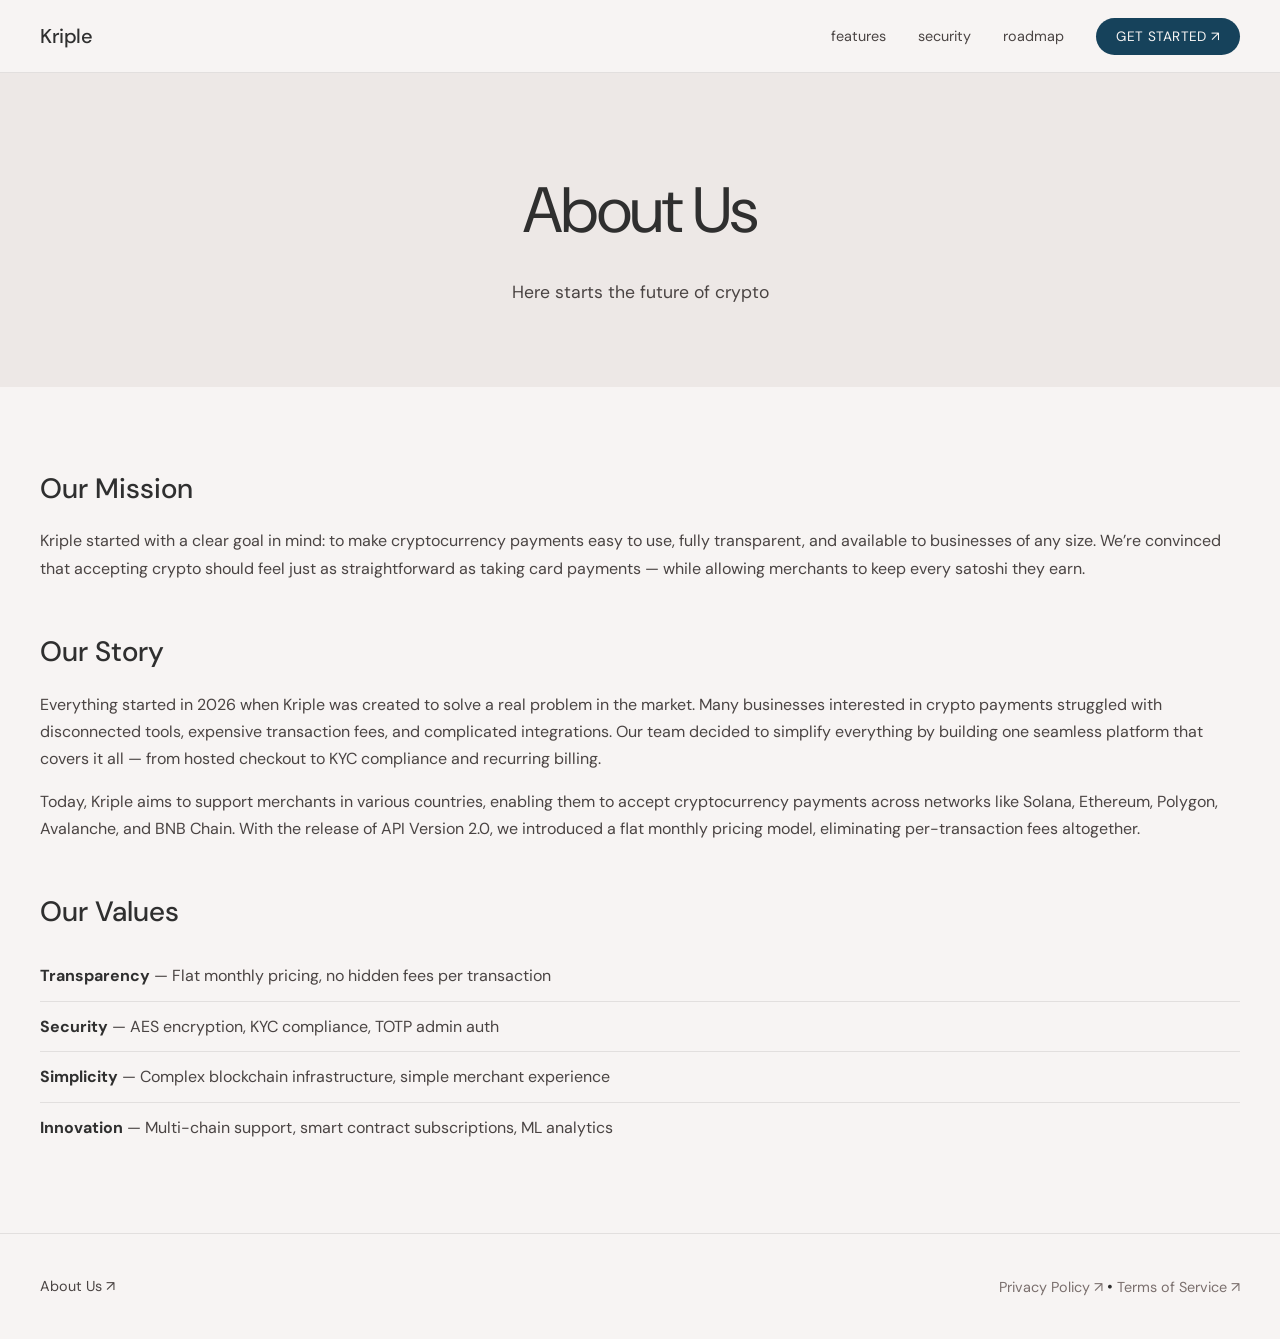
<file: pages/about.html>
<!DOCTYPE html>
<html lang="en">
<head>
    <meta charset="UTF-8">
    <meta name="viewport" content="width=device-width, initial-scale=1.0">
    <title>About Us - Kriple</title>
    <meta name="description" content="Learn about Kriple's mission to make cryptocurrency payment processing accessible for merchants worldwide.">
    <link rel="stylesheet" href="../styles.css">
    <link rel="preconnect" href="https://fonts.googleapis.com">
    <link rel="preconnect" href="https://fonts.gstatic.com" crossorigin>
    <link href="https://fonts.googleapis.com/css2?family=DM+Sans:ital,wght@0,300;0,400;0,500;0,700&display=swap" rel="stylesheet">
</head>
<body>
    <!-- Navigation -->
    <nav class="navbar">
        <a href="../index.html" class="nav-brand">Kriple</a>
        <ul class="nav-links">
            <li><a href="../index.html#features">features</a></li>
            <li><a href="../index.html#security">security</a></li>
            <li><a href="../index.html#roadmap">Roadmap</a></li>
            <li><a href="https://app.kriple.com" class="btn-buy">GET STARTED ↗</a></li>
        </ul>
        <button class="mobile-menu" id="mobileMenu" aria-label="Toggle menu">
            <span></span>
            <span></span>
            <span></span>
        </button>
    </nav>

    <!-- Page Header -->
    <header class="page-header">
        <div class="container">
            <h1 class="page-title">About Us</h1>
            <p class="page-subtitle">Here starts the future of crypto</p>
        </div>
    </header>

    <!-- Content Section -->
    <section class="page-content">
        <div class="container">
            <div class="content-block">
                <h2>Our Mission</h2>
                <p>
                    Kriple started with a clear goal in mind: to make cryptocurrency payments easy to use, fully transparent, 
                    and available to businesses of any size. We’re convinced that accepting crypto should feel just as straightforward 
                    as taking card payments — while allowing merchants to keep every satoshi they earn.
                </p>
            </div>

            <div class="content-block">
                <h2>Our Story</h2>
                <p>
                    Everything started in 2026 when Kriple was created to solve a real problem in the market. Many businesses 
                    interested in crypto payments struggled with disconnected tools, expensive transaction fees, 
                    and complicated integrations. Our team decided to simplify everything by building one 
                    seamless platform that covers it all — from hosted checkout to KYC compliance and recurring billing.
                </p>
                <p>
                    Today, Kriple aims to support merchants in various countries, enabling them to accept cryptocurrency 
                    payments across networks like Solana, Ethereum, Polygon, Avalanche, and BNB Chain. With the 
                    release of API Version 2.0, we introduced a flat monthly pricing model, eliminating per-transaction fees altogether.
                </p>
            </div>

            <div class="content-block">
                <h2>Our Values</h2>
                <ul class="values-list">
                    <li><strong>Transparency</strong> — Flat monthly pricing, no hidden fees per transaction</li>
                    <li><strong>Security</strong> — AES encryption, KYC compliance, TOTP admin auth</li>
                    <li><strong>Simplicity</strong> — Complex blockchain infrastructure, simple merchant experience</li>
                    <li><strong>Innovation</strong> — Multi-chain support, smart contract subscriptions, ML analytics</li>
                </ul>
            </div>
        </div>
    </section>

    <!-- Footer -->
    <footer class="footer">
        <div class="container">
            <div class="footer-content">
                <div class="footer-credits">
                    <a href="about.html">About Us ↗</a>
                </div>
                <div class="footer-legal">
                    <a href="privacy.html">Privacy Policy ↗</a>
                    <span>•</span>
                    <a href="terms.html">Terms of Service ↗</a>
                </div>
            </div>
        </div>
    </footer>

    <script src="../script.js"></script>
</body>
</html>
</file>
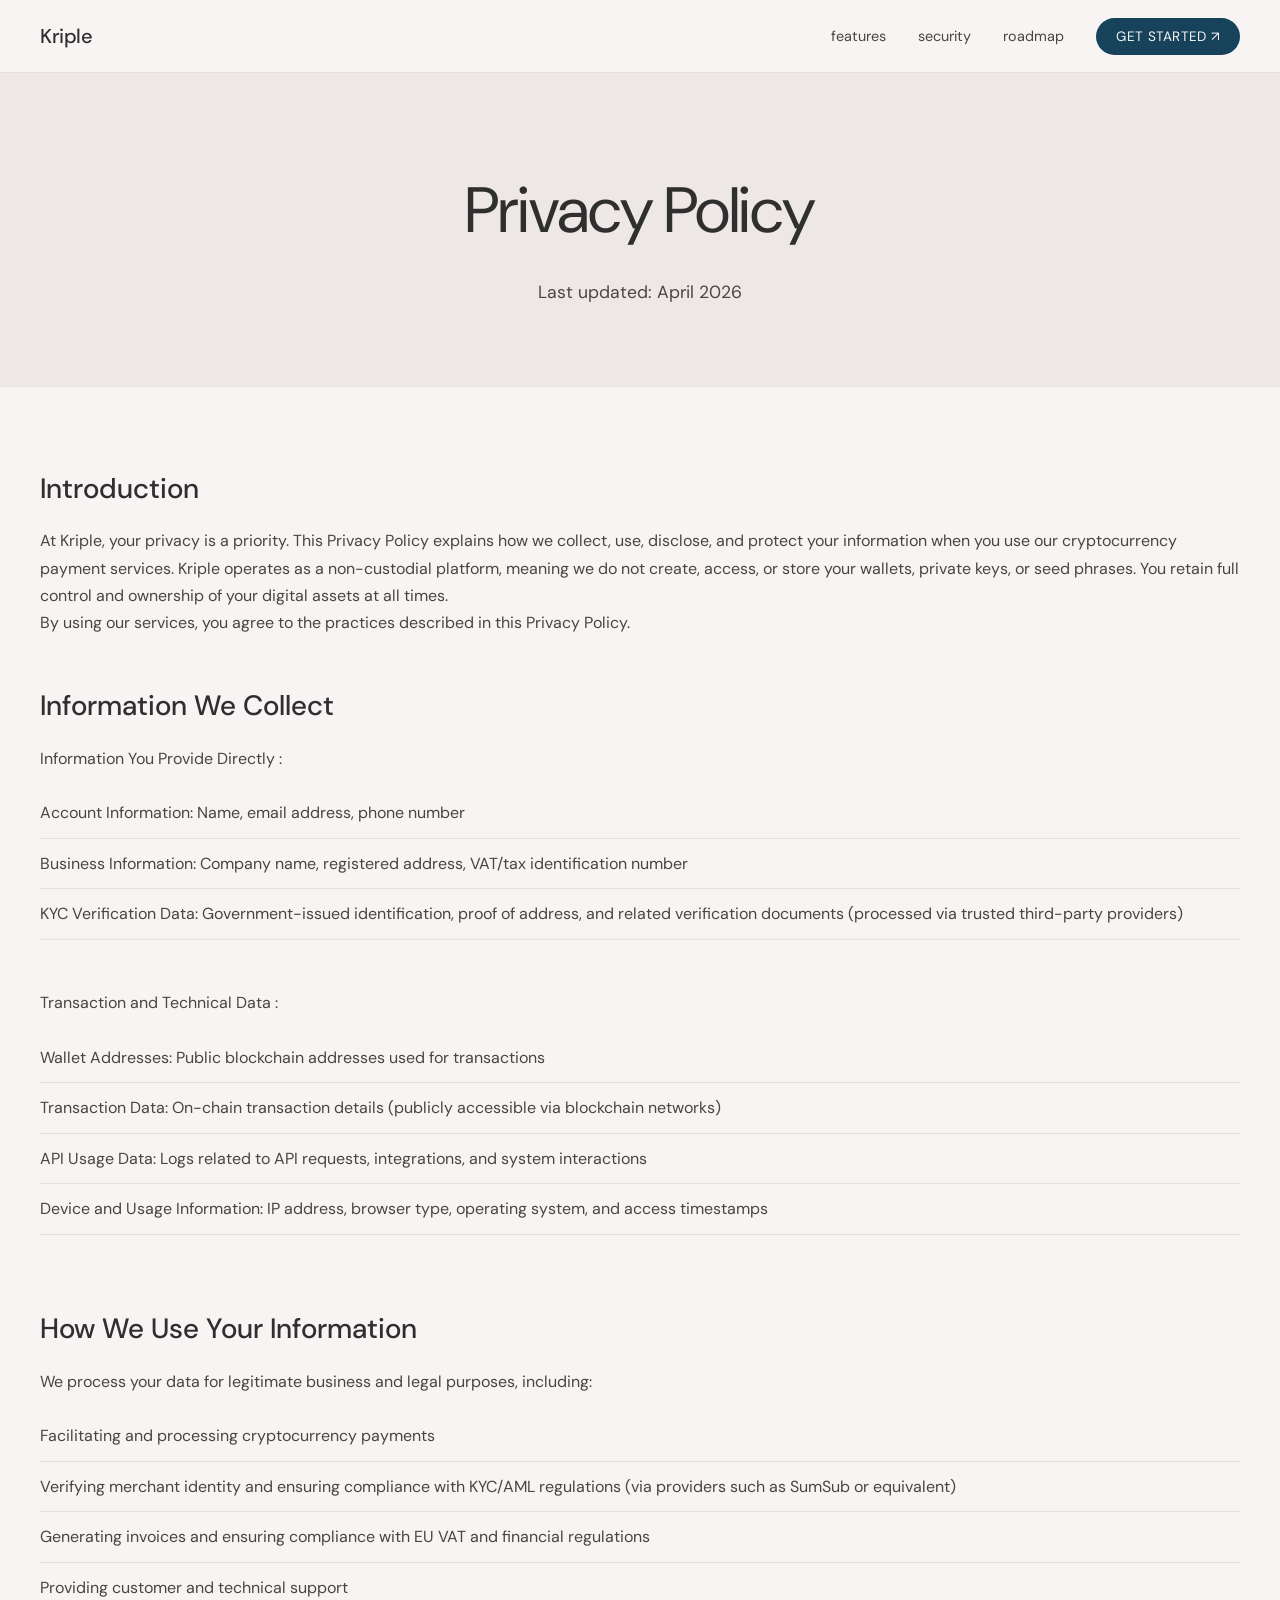
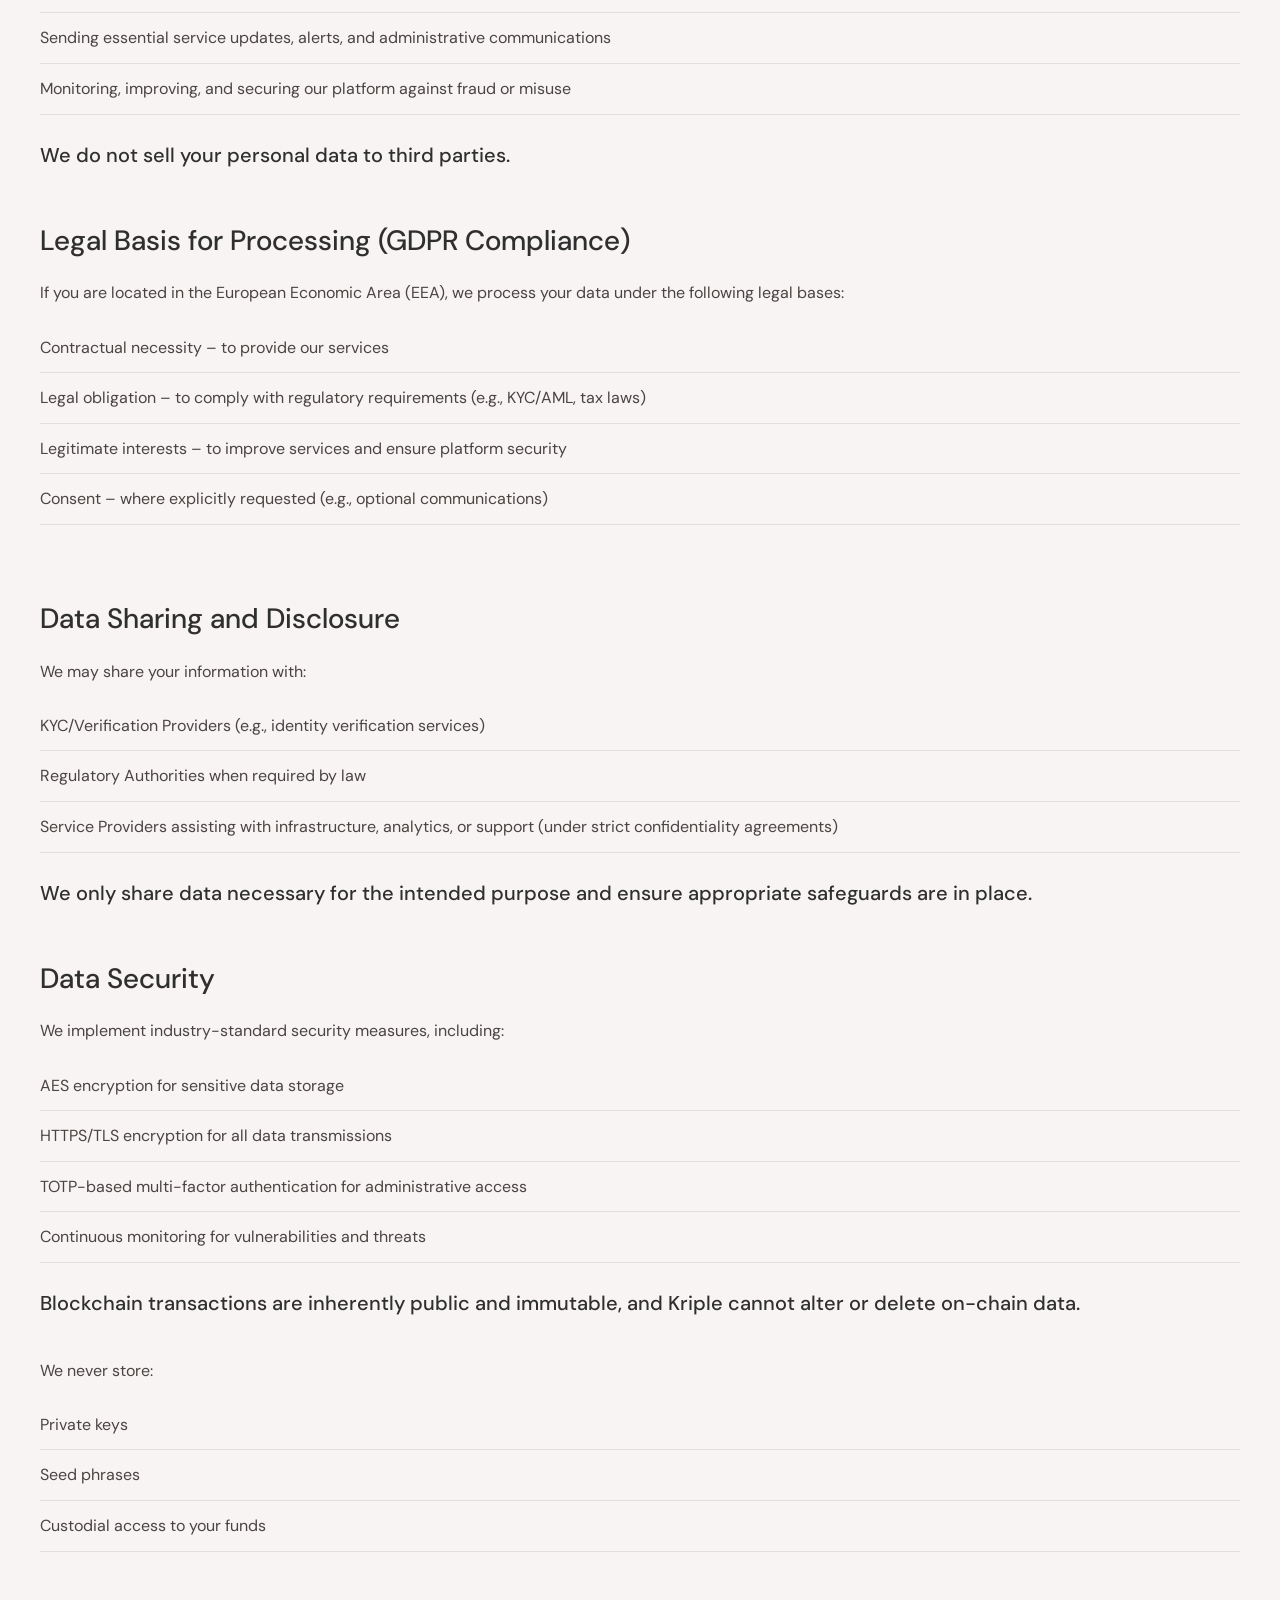
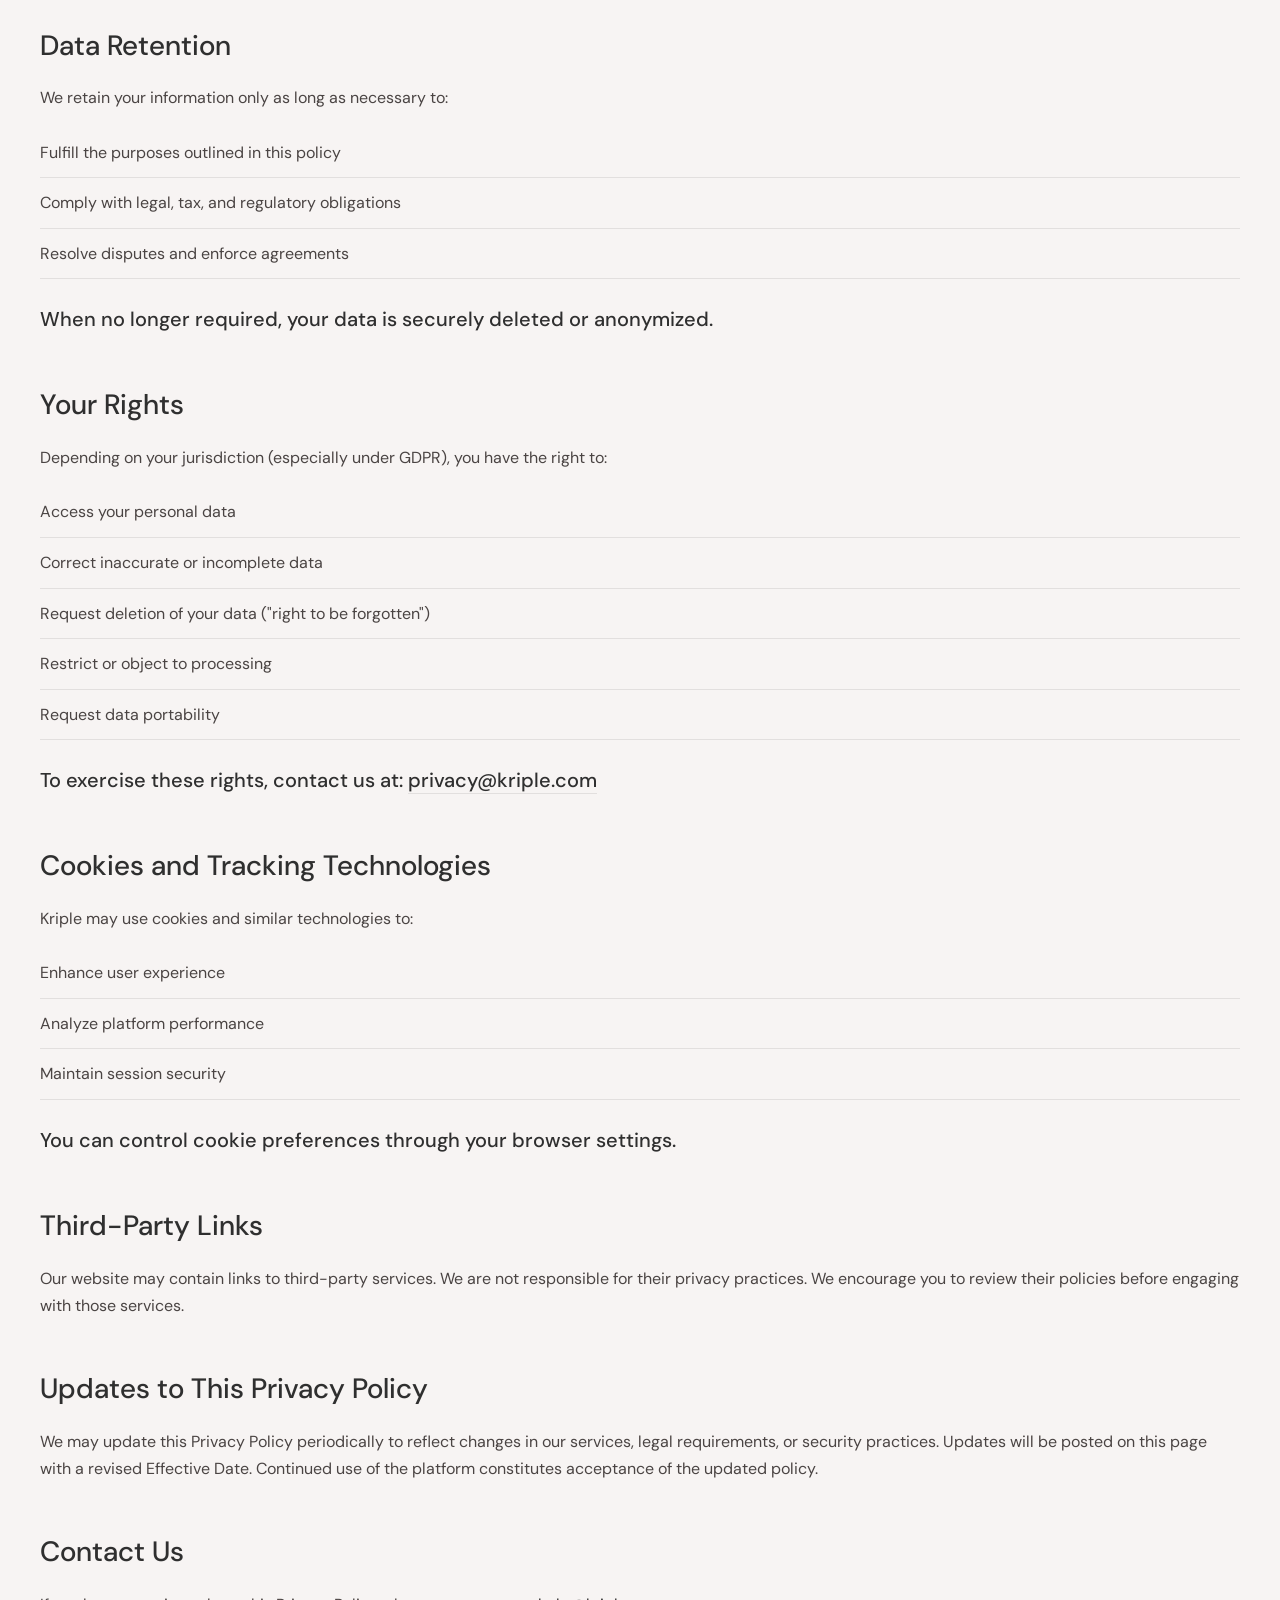
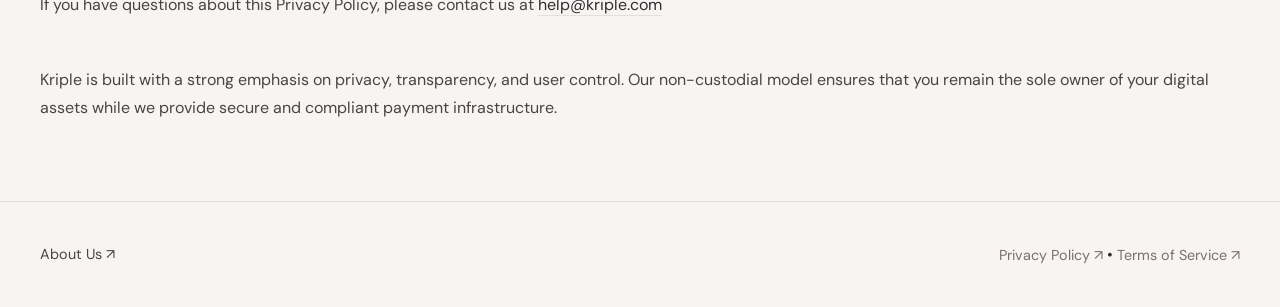
<file: pages/privacy.html>
<!DOCTYPE html>
<html lang="en">
<head>
    <meta charset="UTF-8">
    <meta name="viewport" content="width=device-width, initial-scale=1.0">
    <title>Privacy Policy - Kriple</title>
    <meta name="description" content="Kriple's privacy policy and data protection practices.">
    <link rel="stylesheet" href="../styles.css">
    <link rel="preconnect" href="https://fonts.googleapis.com">
    <link rel="preconnect" href="https://fonts.gstatic.com" crossorigin>
    <link href="https://fonts.googleapis.com/css2?family=DM+Sans:ital,wght@0,300;0,400;0,500;0,700&display=swap" rel="stylesheet">
</head>
<body>
    <!-- Navigation -->
    <nav class="navbar">
        <a href="../index.html" class="nav-brand">Kriple</a>
        <ul class="nav-links">
            <li><a href="../index.html#features">features</a></li>
            <li><a href="../index.html#security">security</a></li>
            <li><a href="../index.html#roadmap">Roadmap</a></li>
            <li><a href="https://app.kriple.com" class="btn-buy">GET STARTED ↗</a></li>
        </ul>
        <button class="mobile-menu" id="mobileMenu" aria-label="Toggle menu">
            <span></span>
            <span></span>
            <span></span>
        </button>
    </nav>

    <!-- Page Header -->
    <header class="page-header">
        <div class="container">
            <h1 class="page-title">Privacy Policy</h1>
            <p class="page-subtitle">Last updated: April 2026</p>
        </div>
    </header>

    <!-- Content Section -->
    <section class="page-content">
        <div class="container">
            <div class="content-block">
                <h2>Introduction</h2>
                <p>
                    At Kriple, your privacy is a priority. This Privacy Policy explains how we collect, use, disclose, 
                    and protect your information when you use our cryptocurrency payment services.
                    Kriple operates as a non-custodial platform, meaning we do not create, 
                    access, or store your wallets, private keys, or seed phrases. 
                    You retain full control and ownership of your digital assets at all times.
                    <br>
                    By using our services, you agree to the practices described in this Privacy Policy.
                </p>
            </div>

            <div class="content-block">
                <h2>Information We Collect</h2>
                <p>Information You Provide Directly :</p>
                <ul class="values-list">
                    <li>Account Information: Name, email address, phone number</li>
                    <li>Business Information: Company name, registered address, VAT/tax identification number</li>
                    <li>KYC Verification Data: Government-issued identification, proof of address, and related verification documents (processed via trusted third-party providers)</li>
                    <li></li>
                </ul>
                <br>
                <p>Transaction and Technical Data :</p>
                <ul class="values-list">
                    <li>Wallet Addresses: Public blockchain addresses used for transactions</li>
                    <li>Transaction Data: On-chain transaction details (publicly accessible via blockchain networks)</li>
                    <li>API Usage Data: Logs related to API requests, integrations, and system interactions</li>
                    <li>Device and Usage Information: IP address, browser type, operating system, and access timestamps</li>
                    <li></li>
                </ul>
            </div>

            <div class="content-block">
                <h2>How We Use Your Information</h2>
                <p>We process your data for legitimate business and legal purposes, including:</p>
                <ul class="values-list">
                    <li>Facilitating and processing cryptocurrency payments</li>
                    <li>Verifying merchant identity and ensuring compliance with KYC/AML regulations (via providers such as SumSub or equivalent)</li>
                    <li>Generating invoices and ensuring compliance with EU VAT and financial regulations</li>
                    <li>Providing customer and technical support</li>
                    <li>Sending essential service updates, alerts, and administrative communications</li>
                    <li>Monitoring, improving, and securing our platform against fraud or misuse</li>
                    <li></li>
                </ul>
                <h3>We do not sell your personal data to third parties.</h3>
            </div>

            <div class="content-block">
                <h2>Legal Basis for Processing (GDPR Compliance)</h2>
                <p>
                    If you are located in the European Economic Area (EEA), 
                    we process your data under the following legal bases:
                </p>
                <ul class="values-list">
                    <li>Contractual necessity – to provide our services</li>
                    <li>Legal obligation – to comply with regulatory requirements (e.g., KYC/AML, tax laws)</li>
                    <li>Legitimate interests – to improve services and ensure platform security</li>
                    <li>Consent – where explicitly requested (e.g., optional communications)</li>
                    <li></li>
                </ul>
            </div>
            
            <div class="content-block">
                <h2>Data Sharing and Disclosure</h2>
                <p>
                    We may share your information with:
                </p>
                <ul class="values-list">
                    <li>KYC/Verification Providers (e.g., identity verification services)</li>
                    <li>Regulatory Authorities when required by law</li>
                    <li>Service Providers assisting with infrastructure, analytics, or support (under strict confidentiality agreements)</li>
                    <li></li>
                </ul>
                <h3>We only share data necessary for the intended purpose and ensure appropriate safeguards are in place.</h3>
            </div>

            <div class="content-block">
                <h2>Data Security</h2>
                <p>
                    We implement industry-standard security measures, including:
                </p>
                <ul class="values-list">
                    <li>AES encryption for sensitive data storage</li>
                    <li>HTTPS/TLS encryption for all data transmissions</li>
                    <li>TOTP-based multi-factor authentication for administrative access</li>
                    <li>Continuous monitoring for vulnerabilities and threats</li>
                    <li></li>
                </ul>
                <h3>Blockchain transactions are inherently public and immutable, and Kriple cannot alter or delete on-chain data.</h3>
                <br>
                <p>We never store: </p>
                <ul class="values-list">
                    <li>Private keys</li>
                    <li>Seed phrases</li>
                    <li>Custodial access to your funds</li>
                    <li></li>
                </ul>
            </div>

            <div class="content-block">
                <h2>Data Retention</h2>
                <p>
                    We retain your information only as long as necessary to:
                </p>
                <ul class="values-list">
                    <li>Fulfill the purposes outlined in this policy</li>
                    <li>Comply with legal, tax, and regulatory obligations</li>
                    <li>Resolve disputes and enforce agreements</li>
                    <li></li>
                </ul>
                <h3>When no longer required, your data is securely deleted or anonymized.</h3>
            </div>

            <div class="content-block">
                <h2>Your Rights</h2>
                <p>
                    Depending on your jurisdiction (especially under GDPR), you have the right to:
                </p>
                <ul class="values-list">
                    <li>Access your personal data</li>
                    <li>Correct inaccurate or incomplete data</li>
                    <li>Request deletion of your data ("right to be forgotten")</li>
                    <li>Restrict or object to processing</li>
                    <li>Request data portability</li>
                    <li></li>
                </ul>
                <h3>To exercise these rights, contact us at: <a href="mailto:privacy@kriple.com">privacy@kriple.com</a></h3>
            </div>

            <div class="content-block">
                <h2>Cookies and Tracking Technologies</h2>
                <p>Kriple may use cookies and similar technologies to:</p>
                <ul class="values-list">
                    <li>Enhance user experience</li>
                    <li>Analyze platform performance</li>
                    <li>Maintain session security</li>
                    <li></li>
                </ul>
                <h3>You can control cookie preferences through your browser settings.</h3>
            </div>

            <div class="content-block">
                <h2>Third-Party Links</h2>
                <p>
                    Our website may contain links to third-party services. We are not responsible for their privacy practices. 
                    We encourage you to review their policies before engaging with those services.
                </p>
            </div>

            <div class="content-block">
                <h2>Updates to This Privacy Policy</h2>
                <p>
                    We may update this Privacy Policy periodically to reflect changes in our services, legal requirements, or security practices.
                    Updates will be posted on this page with a revised Effective Date. Continued use of the platform constitutes acceptance of the updated policy.
                </p>
            </div>

            <div class="content-block">
                <h2>Contact Us</h2>
                <p>
                    If you have questions about this Privacy Policy, please contact us at 
                    <a href="mailto:help@kriple.com">help@kriple.com</a>
                </p>
            </div>

            <div class="content-block">
                <p>
                    Kriple is built with a strong emphasis on privacy, transparency, and user control. 
                    Our non-custodial model ensures that you remain the sole owner of your digital assets while we provide secure and compliant payment infrastructure.
                </p>
            </div>
        </div>
    </section>

    <!-- Footer -->
    <footer class="footer">
        <div class="container">
            <div class="footer-content">
                <div class="footer-credits">
                    <a href="about.html">About Us ↗</a>
                </div>
                <div class="footer-legal">
                    <a href="privacy.html">Privacy Policy ↗</a>
                    <span>•</span>
                    <a href="terms.html">Terms of Service ↗</a>
                </div>
            </div>
        </div>
    </footer>

    <script src="../script.js"></script>
</body>
</html>
</file>
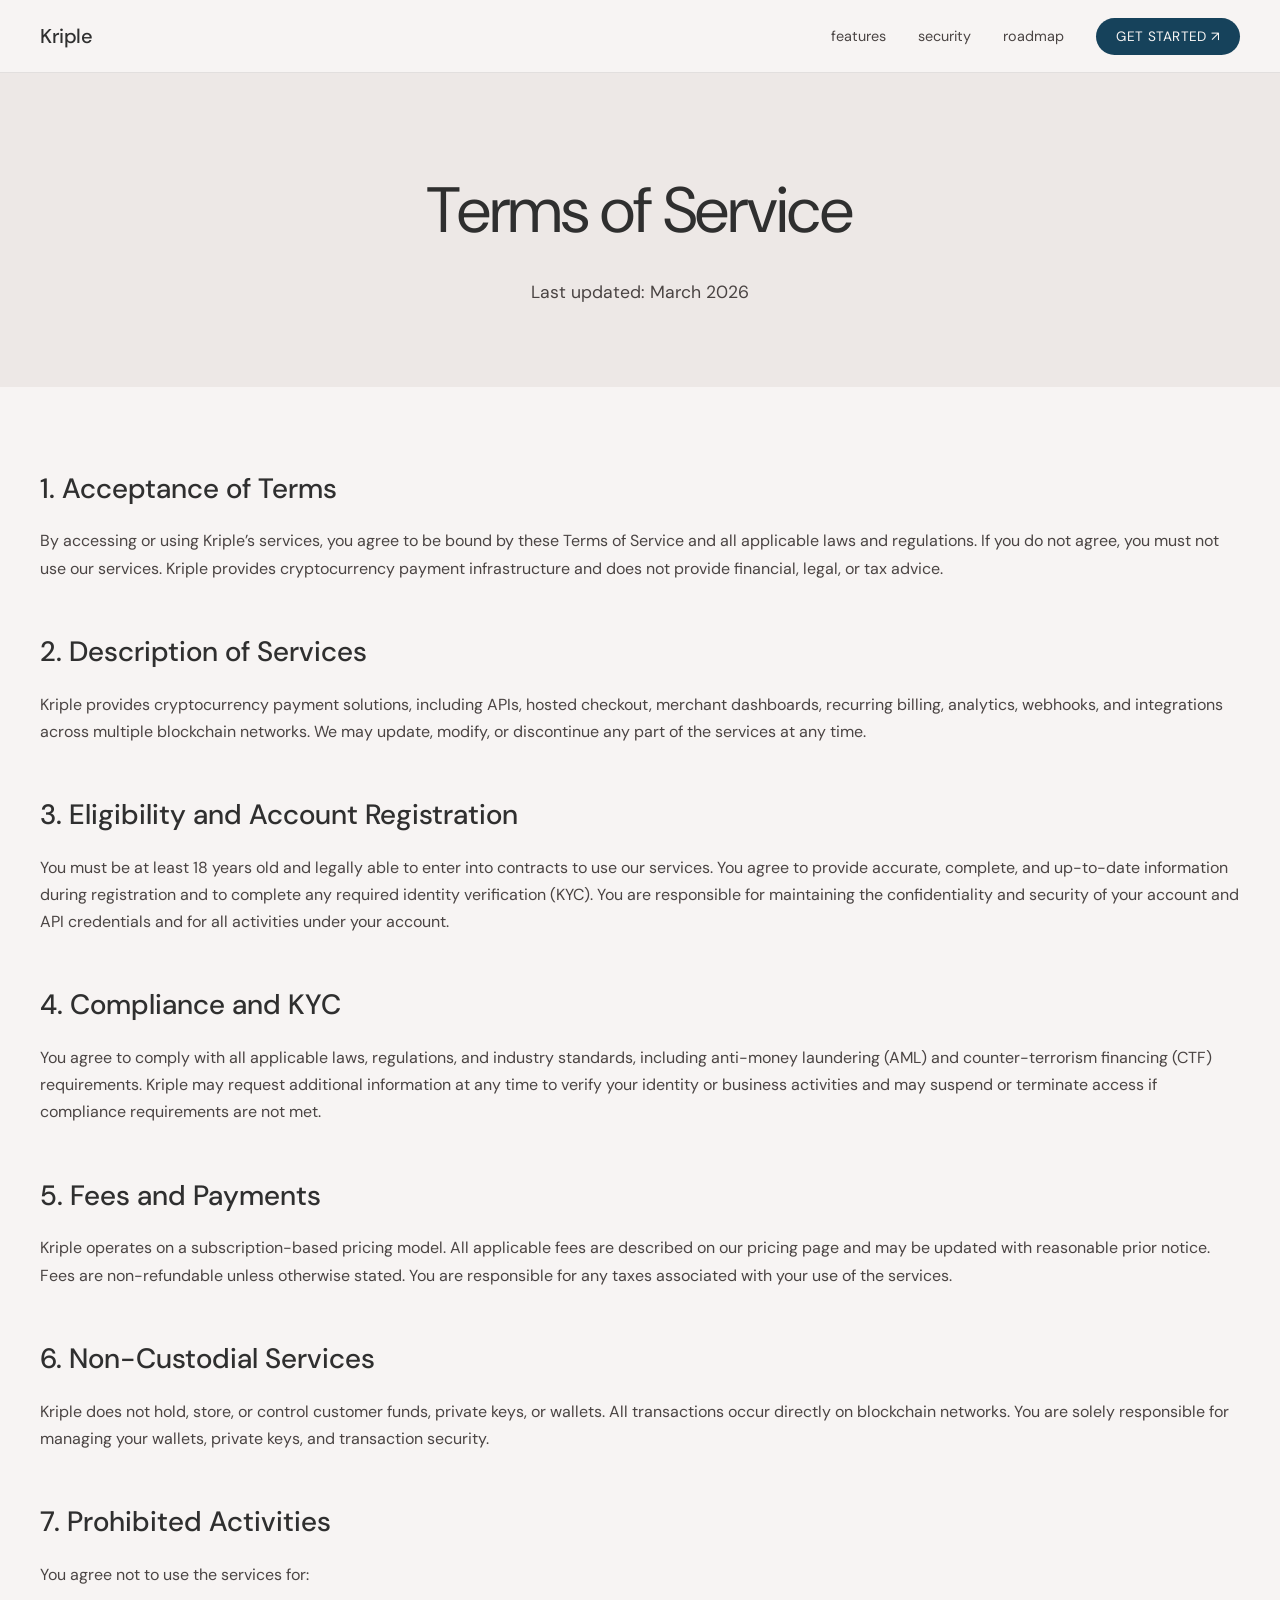
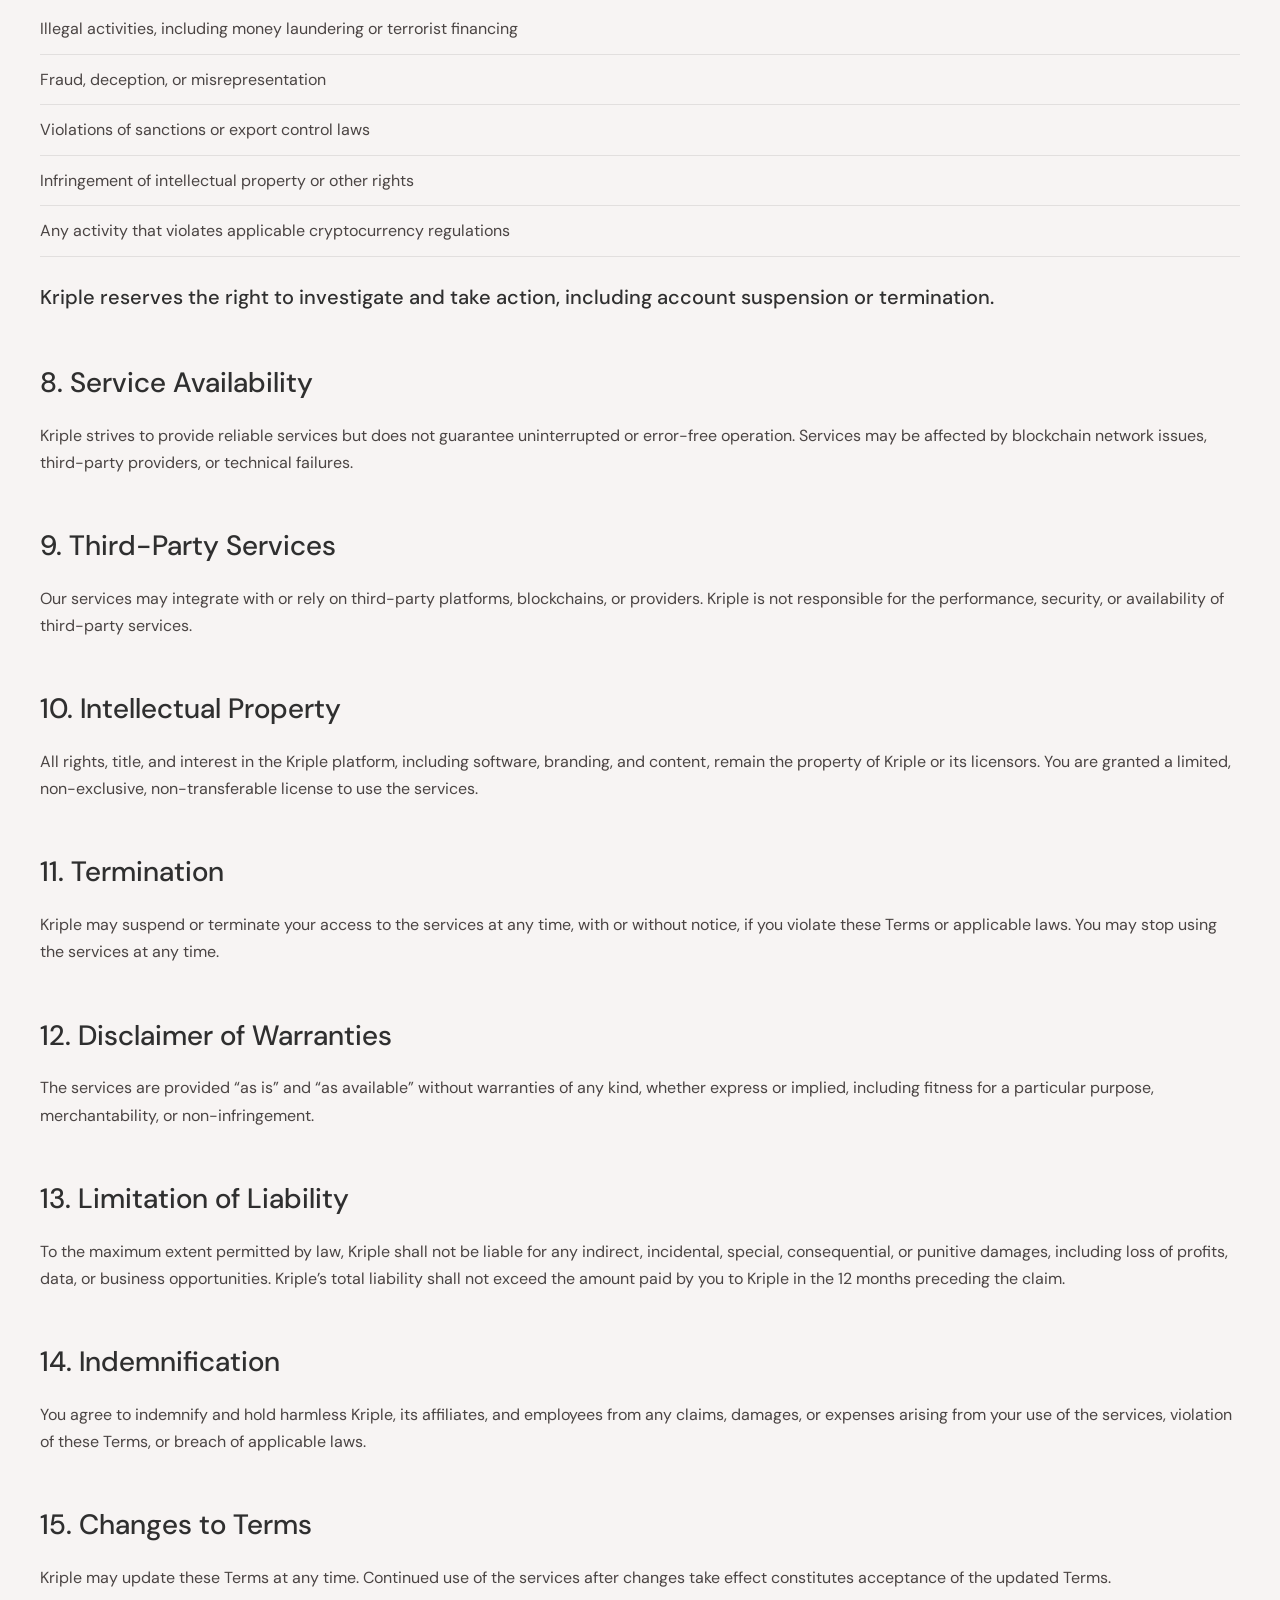
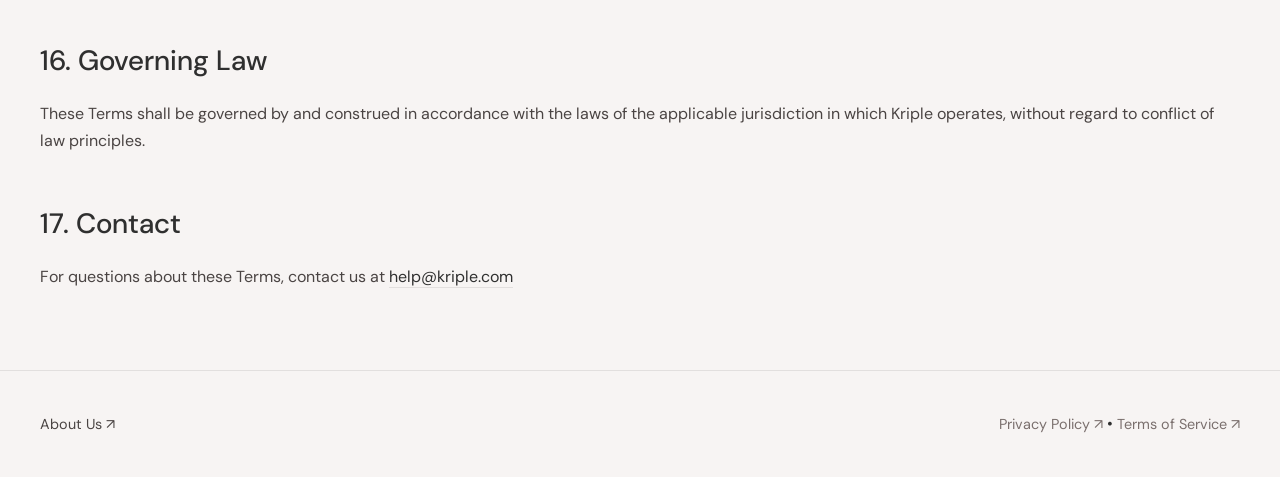
<file: pages/terms.html>
<!DOCTYPE html>
<html lang="en">
<head>
    <meta charset="UTF-8">
    <meta name="viewport" content="width=device-width, initial-scale=1.0">
    <title>Terms of Service - Kriple</title>
    <meta name="description" content="Kriple's terms of service and usage agreement.">
    <link rel="stylesheet" href="../styles.css">
    <link rel="preconnect" href="https://fonts.googleapis.com">
    <link rel="preconnect" href="https://fonts.gstatic.com" crossorigin>
    <link href="https://fonts.googleapis.com/css2?family=DM+Sans:ital,wght@0,300;0,400;0,500;0,700&display=swap" rel="stylesheet">
</head>
<body>
    <!-- Navigation -->
    <nav class="navbar">
        <a href="../index.html" class="nav-brand">Kriple</a>
        <ul class="nav-links">
            <li><a href="../index.html#features">features</a></li>
            <li><a href="../index.html#security">security</a></li>
            <li><a href="../index.html#roadmap">Roadmap</a></li>
            <li><a href="https://app.kriple.com" class="btn-buy">GET STARTED ↗</a></li>
        </ul>
        <button class="mobile-menu" id="mobileMenu" aria-label="Toggle menu">
            <span></span>
            <span></span>
            <span></span>
        </button>
    </nav>

    <!-- Page Header -->
    <header class="page-header">
        <div class="container">
            <h1 class="page-title">Terms of Service</h1>
            <p class="page-subtitle">Last updated: March 2026</p>
        </div>
    </header>

    <!-- Content Section -->
    <section class="page-content">
        <div class="container">
            <div class="content-block">
                <h2>1. Acceptance of Terms</h2>
                <p>
                    By accessing or using Kriple’s services, you agree to be bound by these Terms of Service and all applicable laws and regulations. 
                    If you do not agree, you must not use our services. 
                    Kriple provides cryptocurrency payment infrastructure and does not provide financial, legal, or tax advice.
                </p>
            </div>

            <div class="content-block">
                <h2>2. Description of Services</h2>
                <p>
                    Kriple provides cryptocurrency payment solutions, including APIs, hosted checkout, merchant dashboards, recurring billing, analytics, webhooks, and integrations across multiple blockchain networks. 
                    We may update, modify, or discontinue any part of the services at any time.
                </p>
            </div>

            <div class="content-block">
                <h2>3. Eligibility and Account Registration</h2>
                <p>
                    You must be at least 18 years old and legally able to enter into contracts to use our services. 
                    You agree to provide accurate, complete, and up-to-date information during registration and to complete any required identity verification (KYC). 
                    You are responsible for maintaining the confidentiality and security of your account and API credentials and for all activities under your account.
                </p>
            </div>

            <div class="content-block">
                <h2>4. Compliance and KYC</h2>
                <p>
                    You agree to comply with all applicable laws, regulations, and industry standards, including anti-money laundering (AML) and counter-terrorism financing (CTF) requirements. 
                    Kriple may request additional information at any time to verify your identity or business activities and may suspend or terminate access if compliance requirements are not met.
                </p>
            </div>

            <div class="content-block">
                <h2>5. Fees and Payments</h2>
                <p>
                    Kriple operates on a subscription-based pricing model. 
                    All applicable fees are described on our pricing page and may be updated with reasonable prior notice. 
                    Fees are non-refundable unless otherwise stated. You are responsible for any taxes associated with your use of the services.
                </p>
            </div>

            <div class="content-block">
                <h2>6. Non-Custodial Services</h2>
                <p>
                    Kriple does not hold, store, or control customer funds, private keys, or wallets. 
                    All transactions occur directly on blockchain networks. 
                    You are solely responsible for managing your wallets, private keys, and transaction security.
                </p>
            </div>


            <div class="content-block">
                <h2>7. Prohibited Activities</h2>
                <p>You agree not to use the services for:</p>
                <ul class="values-list">
                    <li>Illegal activities, including money laundering or terrorist financing</li>
                    <li>Fraud, deception, or misrepresentation</li>
                    <li>Violations of sanctions or export control laws</li>
                    <li>Infringement of intellectual property or other rights</li>
                    <li>Any activity that violates applicable cryptocurrency regulations</li>
                    <li></li>
                </ul>
                <h3>Kriple reserves the right to investigate and take action, including account suspension or termination.</h3>
            </div>

            <div class="content-block">
                <h2>8. Service Availability</h2>
                <p>
                    Kriple strives to provide reliable services but does not guarantee uninterrupted or error-free operation. 
                    Services may be affected by blockchain network issues, third-party providers, or technical failures.
                </p>
            </div>

            <div class="content-block">
                <h2>9. Third-Party Services</h2>
                <p>
                    Our services may integrate with or rely on third-party platforms, blockchains, or providers. 
                    Kriple is not responsible for the performance, security, or availability of third-party services.
                </p>
            </div>

            <div class="content-block">
                <h2>10. Intellectual Property</h2>
                <p>
                    All rights, title, and interest in the Kriple platform, including software, branding, and content, remain the property of Kriple or its licensors. 
                    You are granted a limited, non-exclusive, non-transferable license to use the services.
                </p>
            </div>

            <div class="content-block">
                <h2>11. Termination</h2>
                <p>
                    Kriple may suspend or terminate your access to the services at any time, with or without notice, 
                    if you violate these Terms or applicable laws. You may stop using the services at any time.
                </p>
            </div>

            <div class="content-block">
                <h2>12. Disclaimer of Warranties</h2>
                <p>
                    The services are provided “as is” and “as available” without warranties of any kind, whether express or implied, 
                    including fitness for a particular purpose, merchantability, or non-infringement.
                </p>
            </div>

            <div class="content-block">
                <h2>13. Limitation of Liability</h2>
                <p>
                    To the maximum extent permitted by law, Kriple shall not be liable for any indirect, incidental, special, consequential, or punitive damages, 
                    including loss of profits, data, or business opportunities. 
                    Kriple’s total liability shall not exceed the amount paid by you to Kriple in the 12 months preceding the claim.
                </p>
            </div>

            <div class="content-block">
                <h2>14. Indemnification</h2>
                <p>
                    You agree to indemnify and hold harmless Kriple, its affiliates, and employees from any claims, damages, or expenses arising from your use of the services, violation of these Terms, or breach of applicable laws.
                </p>
            </div>

            <div class="content-block">
                <h2>15. Changes to Terms</h2>
                <p>
                    Kriple may update these Terms at any time. Continued use of the services after changes take effect constitutes acceptance of the updated Terms.
                </p>
            </div>

            <div class="content-block">
                <h2>16. Governing Law</h2>
                <p>
                    These Terms shall be governed by and construed in accordance with the laws of the applicable jurisdiction in which 
                    Kriple operates, without regard to conflict of law principles.
                </p>
            </div>

            <div class="content-block">
                <h2>17. Contact</h2>
                <p>
                    For questions about these Terms, contact us at 
                    <a href="mailto:help@kriple.com">help@kriple.com</a>
                </p>
            </div>
        </div>
    </section>

    <!-- Footer -->
    <footer class="footer">
        <div class="container">
            <div class="footer-content">
                <div class="footer-credits">
                    <a href="about.html">About Us ↗</a>
                </div>
                <div class="footer-legal">
                    <a href="privacy.html">Privacy Policy ↗</a>
                    <span>•</span>
                    <a href="terms.html">Terms of Service ↗</a>
                </div>
            </div>
        </div>
    </footer>

    <script src="../script.js"></script>
</body>
</html>
</file>
<file: styles.css>
/* ===== Kriple — Design System ===== */
/* Color Palette:
   Molten Lava  #720e07
   Yale Blue    #16425b
   Taupe        #b09e99
   Pacific Blue #46acc2
   Graphite     #2f2f2f
*/
:root {
    --bg-primary: #f7f4f3;
    --bg-secondary: #ede8e6;
    --bg-dark: #2f2f2f;
    --text-primary: #2f2f2f;
    --text-secondary: #4a4443;
    --text-muted: #7a6f6d;
    --accent-primary: #16425b;
    --accent-hover: #720e07;
    --accent-blue: #46acc2;
    --accent-lava: #720e07;
    --accent-taupe: #b09e99;
    --border-color: rgba(47, 47, 47, 0.1);
    --border-dark: rgba(47, 47, 47, 0.2);
    --font-primary: 'DM Sans', -apple-system, BlinkMacSystemFont, sans-serif;
    --transition: all 0.3s ease;
    --radius-sm: 8px;
    --radius-md: 16px;
    --radius-lg: 24px;
    --radius-full: 100px;
}

/* ===== Reset & Base ===== */
*, *::before, *::after {
    margin: 0;
    padding: 0;
    box-sizing: border-box;
}

html {
    scroll-behavior: smooth;
}

body {
    font-family: var(--font-primary);
    background: var(--bg-primary);
    color: var(--text-primary);
    line-height: 1.6;
    overflow-x: hidden;
    -webkit-font-smoothing: antialiased;
    -moz-osx-font-smoothing: grayscale;
}

a {
    color: inherit;
    text-decoration: none;
}

/* ===== Container ===== */
.container {
    max-width: 1400px;
    margin: 0 auto;
    padding: 0 40px;
    width: 100%;
}

/* ===== Navigation ===== */
.navbar {
    position: fixed;
    top: 0;
    left: 0;
    right: 0;
    z-index: 1000;
    display: flex;
    justify-content: space-between;
    align-items: center;
    padding: 20px 40px;
    background: var(--bg-primary);
    border-bottom: 1px solid var(--border-color);
}

.nav-brand {
    font-size: 1.25rem;
    font-weight: 500;
    letter-spacing: -0.02em;
    color: var(--text-primary);
    cursor: pointer;
    text-decoration: none;
}

.nav-links {
    display: flex;
    list-style: none;
    gap: 32px;
    align-items: center;
}

.nav-links a {
    font-size: 0.9rem;
    color: var(--text-secondary);
    transition: var(--transition);
    text-transform: lowercase;
}

.nav-links a:hover {
    color: var(--text-primary);
}

.btn-buy {
    padding: 10px 20px;
    background: var(--accent-primary);
    color: var(--bg-primary) !important;
    border-radius: var(--radius-full);
    font-size: 0.85rem !important;
    text-transform: uppercase !important;
    letter-spacing: 0.02em;
}

.btn-buy:hover {
    background: var(--accent-lava);
}

.mobile-menu {
    display: none;
    flex-direction: column;
    gap: 5px;
    background: none;
    border: none;
    cursor: pointer;
    padding: 5px;
}

.mobile-menu span {
    width: 24px;
    height: 2px;
    background: var(--text-primary);
    transition: var(--transition);
}

/* ===== Hero Section ===== */
.hero {
    min-height: 100vh;
    display: flex;
    flex-direction: column;
    justify-content: center;
    align-items: center;
    text-align: center;
    padding: 120px 40px 80px;
    background: var(--bg-primary);
    position: relative;
    overflow: hidden;
}

.hero-content {
    max-width: 1100px;
    position: relative;
    z-index: 2;
}

.hero-title {
    font-size: clamp(6rem, 18vw, 16rem);
    font-weight: 400;
    line-height: 0.9;
    letter-spacing: -0.03em;
    margin-bottom: 40px;
}

/* ===== Crypto Coins Background ===== */
.hero-coins {
    position: absolute;
    inset: 0;
    z-index: 1;
    pointer-events: none;
    overflow: hidden;
}

.coin {
    position: absolute;
    font-weight: 700;
    opacity: 0.06;
    user-select: none;
    animation: coinFloat linear infinite;
    color: var(--accent-primary);
}

/* Individual coin sizes, positions, and animation durations */
.coin-btc  { font-size: 5rem;  left: 8%;  top: 15%; animation-duration: 18s; animation-delay: 0s;    color: var(--accent-lava); opacity: 0.08; }
.coin-eth  { font-size: 7rem;  left: 78%; top: 20%; animation-duration: 22s; animation-delay: -4s;   color: var(--accent-primary); opacity: 0.07; }
.coin-sol  { font-size: 4rem;  left: 20%; top: 70%; animation-duration: 16s; animation-delay: -8s;   color: var(--accent-blue); opacity: 0.07; }
.coin-usdc { font-size: 6rem;  left: 60%; top: 65%; animation-duration: 20s; animation-delay: -2s;   color: var(--accent-primary); opacity: 0.06; }
.coin-matic{ font-size: 3.5rem;left: 45%; top: 10%; animation-duration: 14s; animation-delay: -6s;   color: var(--accent-blue); opacity: 0.06; }
.coin-bnb  { font-size: 5rem;  left: 88%; top: 50%; animation-duration: 19s; animation-delay: -10s;  color: var(--accent-lava); opacity: 0.07; }
.coin-avax { font-size: 4.5rem;left: 5%;  top: 50%; animation-duration: 17s; animation-delay: -3s;   color: var(--accent-lava); opacity: 0.06; }
.coin-btc2 { font-size: 3rem;  left: 70%; top: 85%; animation-duration: 21s; animation-delay: -7s;   color: var(--accent-primary); opacity: 0.05; }
.coin-eth2 { font-size: 8rem;  left: 35%; top: 40%; animation-duration: 25s; animation-delay: -12s;  color: var(--accent-primary); opacity: 0.04; }
.coin-sol2 { font-size: 3.5rem;left: 92%; top: 10%; animation-duration: 15s; animation-delay: -1s;   color: var(--accent-blue); opacity: 0.06; }
.coin-usdt { font-size: 4rem;  left: 52%; top: 88%; animation-duration: 23s; animation-delay: -9s;   color: var(--accent-blue); opacity: 0.05; }
.coin-link { font-size: 2.5rem;left: 25%; top: 5%;  animation-duration: 13s; animation-delay: -5s;   color: var(--accent-lava); opacity: 0.06; }

@keyframes coinFloat {
    0%   { transform: translateY(0px) rotate(0deg); }
    25%  { transform: translateY(-20px) rotate(5deg); }
    50%  { transform: translateY(-8px) rotate(-3deg); }
    75%  { transform: translateY(-25px) rotate(4deg); }
    100% { transform: translateY(0px) rotate(0deg); }
}

.hero-cta {
    display: inline-block;
    font-size: 1.1rem;
    color: var(--text-secondary);
    padding: 16px 32px;
    border: 1px solid var(--border-color);
    border-radius: var(--radius-full);
    transition: var(--transition);
    text-align: center;
    max-width: 100%;
    word-break: break-word;
}

.hero-cta span {
    display: block;
    font-size: 0.9rem;
    color: var(--text-muted);
    margin-top: 4px;
}

.hero-cta:hover {
    color: var(--text-primary);
    border-color: var(--text-primary);
}

/* ===== Hero Background Image ===== */
/*
 * Per aggiungere un'immagine di sfondo alla hero section:
 * 1. Inserisci la tua immagine nella cartella 'images/' (es: images/hero-bg.jpg)
 * 2. Decommenta le righe qui sotto
 * 3. Modifica il percorso dell'immagine se necessario
 */

/*
.hero-with-bg {
    background-image: url('images/hero-bg.jpg');
    background-size: cover;
    background-position: center;
    background-repeat: no-repeat;
    position: relative;
}

.hero-with-bg::before {
    content: '';
    position: absolute;
    top: 0;
    left: 0;
    right: 0;
    bottom: 0;
    background: rgba(245, 240, 232, 0.85);
    z-index: 0;
}

.hero-with-bg .hero-content {
    position: relative;
    z-index: 1;
}
*/

/* ===== Intro Section ===== */
.intro {
    padding: 100px 0;
    background: var(--bg-primary);
}

.intro-text {
    font-size: clamp(1.1rem, 2.5vw, 1.75rem);
    line-height: 1.6;
    color: var(--text-secondary);
    max-width: 960px;
    margin: 0 auto;
    text-align: center;
}

/* ===== Origin Section ===== */
.origin {
    padding: 60px 0;
    border-top: 1px solid var(--border-color);
    border-bottom: 1px solid var(--border-color);
}

.origin .container {
    display: flex;
    justify-content: space-between;
    align-items: center;
}

.section-label {
    font-size: 1rem;
    font-weight: 400;
    color: var(--text-secondary);
}

.origin-link {
    display: inline-block;
    color: var(--accent-primary);
    border-bottom: 1px solid transparent;
    transition: var(--transition);
    font-weight: 500;
}

.origin-link:hover {
    border-color: var(--accent-primary);
    color: var(--accent-lava);
}

.bypass-btn {
    padding: 10px 24px;
    background: transparent;
    border: 1px solid var(--border-dark);
    border-radius: var(--radius-full);
    font-size: 0.9rem;
    color: var(--text-secondary);
    cursor: pointer;
    transition: var(--transition);
}

.bypass-btn:hover {
    background: var(--accent-primary);
    color: var(--bg-primary);
    border-color: var(--accent-primary);
}

/* ===== Design Section ===== */
.design {
    padding: 120px 0;
    background: linear-gradient(160deg, var(--bg-secondary) 0%, var(--bg-primary) 40%, var(--bg-secondary) 70%, rgba(22, 66, 91, 0.06) 100%);
    position: relative;
}

.design::before {
    content: '';
    position: absolute;
    inset: 0;
    background: radial-gradient(ellipse 80% 60% at 50% 40%, rgba(70, 172, 194, 0.08) 0%, transparent 70%);
    pointer-events: none;
}

.section-title {
    font-size: clamp(2rem, 4vw, 3.5rem);
    font-weight: 400;
    letter-spacing: -0.02em;
    margin-bottom: 32px;
}

.section-description {
    font-size: 1.1rem;
    line-height: 1.7;
    color: var(--text-secondary);
    max-width: 800px;
    margin-bottom: 24px;
}

.design-showcase {
    background: var(--bg-primary);
    border-radius: var(--radius-lg);
    padding: 60px;
    margin: 40px 0;
    overflow: hidden;
}

.glyph-grid {
    display: grid;
    grid-template-columns: repeat(auto-fit, minmax(80px, 1fr));
    gap: 20px;
    text-align: center;
}

.glyph-grid span {
    font-size: 3rem;
    font-weight: 400;
    padding: 20px;
    transition: var(--transition);
}


.glyph-grid span:hover {
    background: var(--bg-secondary);
    border-radius: var(--radius-md);
}


.style-links {
    display: flex;
    gap: 16px;
    margin-top: 32px;
}

.style-link {
    padding: 12px 28px;
    border: 1px solid var(--border-dark);
    border-radius: var(--radius-full);
    font-size: 0.95rem;
    transition: var(--transition);
}

.style-link:hover {
    background: var(--accent-primary);
    color: var(--bg-primary);
    border-color: var(--accent-primary);
    transform: translateY(-3px);
    box-shadow: 0 10px 20px rgba(22, 66, 91, 0.2);
}

/* ===== Why + Security wrapper ===== */
.why-security-wrap {
    position: relative;
    /* overflow:hidden would clip the sticky text — must stay unset */
}


/* ===== Why Section ===== */
.why-section {
    padding: 120px 0;
    background: var(--bg-primary);
    position: relative;
    z-index: 1;
}

.why-section .container {
    position: relative;
    z-index: 2;
}


/* ===== Whitespace Section ===== */
.whitespace-section {
    padding: 120px 0;
    background: var(--accent-primary);
    color: var(--bg-primary);
    position: relative;
    z-index: 1;
}

.whitespace-section .section-title {
    color: var(--bg-primary);
}

.whitespace-section .section-description {
    color: rgba(247, 244, 243, 0.8);
}

.security-crypto-note {
    margin-top: 24px;
    padding: 20px 24px;
    border-left: 3px solid var(--accent-blue);
    background: rgba(70, 172, 194, 0.1);
    border-radius: 0 var(--radius-sm) var(--radius-sm) 0;
    color: rgba(247, 244, 243, 0.9) !important;
}

/* ===== Duplex Section ===== */
.duplex-section {
    padding: 120px 0;
    background: var(--bg-secondary);
}

.duplex-demo {
    margin-top: 60px;
    display: flex;
    flex-direction: column;
    gap: 8px;
}

.weight-sample {
    font-size: clamp(1.5rem, 3vw, 2.5rem);
    padding: 20px 0;
    border-bottom: 1px solid var(--border-color);
    transition: var(--transition);
    cursor: default;
}

.weight-sample[data-weight="thin"] { font-weight: 300; }
.weight-sample[data-weight="light"] { font-weight: 300; }
.weight-sample[data-weight="regular"] { font-weight: 400; }
.weight-sample[data-weight="medium"] { font-weight: 500; }
.weight-sample[data-weight="bold"] { font-weight: 700; }
.weight-sample[data-weight="extrabold"] { font-weight: 700; }

.weight-sample:hover {
    padding-left: 20px;
    background: var(--bg-primary);
}

/* ===== Instagram Section ===== */
.instagram-section {
    padding: 120px 0;
    background: var(--bg-primary);
    text-align: center;
}

.instagram-link {
    display: inline-block;
    font-size: 0.85rem;
    text-transform: uppercase;
    letter-spacing: 0.1em;
    color: var(--text-muted);
    margin-bottom: 32px;
}

.instagram-link span {
    display: block;
    font-size: 2rem;
    text-transform: none;
    letter-spacing: -0.02em;
    color: var(--text-primary);
    margin-top: 8px;
}

.instagram-text {
    font-size: 1.1rem;
    color: var(--text-secondary);
    max-width: 600px;
    margin: 0 auto;
}

.instagram-text a {
    color: var(--text-primary);
    border-bottom: 1px solid var(--border-color);
}

/* ===== Italic Section ===== */
.italic-section {
    padding: 120px 0;
    background: var(--bg-secondary);
}

.italic-section .section-title em {
    font-style: italic;
}

.italic-showcase {
    margin-top: 60px;
    background: var(--bg-primary);
    border-radius: var(--radius-lg);
    padding: 60px;
}

.italic-sample {
    font-size: clamp(1.25rem, 2vw, 1.75rem);
    font-style: italic;
    color: var(--text-secondary);
    margin-bottom: 16px;
    line-height: 1.4;
}

.italic-sample:last-child {
    margin-bottom: 0;
}

/* ===== Testimonials ===== */
.testimonials-showcase {
    margin-top: 60px;
    display: grid;
    grid-template-columns: repeat(auto-fit, minmax(300px, 1fr));
    gap: 24px;
}

.testimonial-item {
    background: var(--bg-primary);
    border-radius: var(--radius-lg);
    padding: 40px;
    transition: transform 0.3s ease, box-shadow 0.3s ease;
    border: 1px solid transparent;
}

.testimonial-item:hover {
    transform: translateY(-5px);
    box-shadow: 0 20px 40px rgba(0, 0, 0, 0.1);
    border-color: var(--border-color);
}

.testimonial-quote {
    font-size: 1.1rem;
    font-style: italic;
    color: var(--text-secondary);
    line-height: 1.6;
    margin-bottom: 20px;
}

.testimonial-author {
    font-size: 0.9rem;
    color: var(--text-muted);
}

/* ===== Gallery Section ===== */
.gallery-section {
    padding: 120px 0;
    background: var(--bg-primary);
}

.gallery-grid {
    display: grid;
    grid-template-columns: repeat(2, 1fr);
    gap: 24px;
    margin-top: 60px;
}

.gallery-item {
    aspect-ratio: 4/3;
    background: var(--bg-secondary);
    border-radius: var(--radius-lg);
    overflow: hidden;
    cursor: pointer;
    transition: var(--transition);
}

.gallery-item:hover {
    transform: scale(0.98);
}

.gallery-placeholder {
    width: 100%;
    height: 100%;
    display: flex;
    align-items: center;
    justify-content: center;
    font-size: 1.5rem;
    color: var(--text-muted);
}

/* ===== Pricing Section ===== */
.pricing-grid {
    display: grid;
    grid-template-columns: repeat(auto-fit, minmax(280px, 1fr));
    gap: 24px;
    margin-top: 60px;
}

.pricing-card {
    background: var(--bg-secondary);
    border-radius: var(--radius-lg);
    padding: 40px;
    text-align: center;
    transition: var(--transition);
    border: 2px solid transparent;
}

.pricing-card.featured {
    background: var(--bg-dark);
    color: var(--bg-primary);
    transform: scale(1.05);
}

.pricing-card:hover {
    transform: translateY(-12px);
    box-shadow: 0 30px 60px rgba(0, 0, 0, 0.15);
}

.pricing-card.featured:hover {
    transform: scale(1.05) translateY(-12px);
    box-shadow: 0 40px 80px rgba(0, 0, 0, 0.25);
}

.pricing-card h3 {
    font-size: 1.25rem;
    font-weight: 500;
    margin-bottom: 16px;
}

.price {
    font-size: 2rem;
    font-weight: 700;
    margin-bottom: 8px;
}

.price-desc {
    font-size: 0.9rem;
    color: var(--text-muted);
    margin-bottom: 32px;
}

.pricing-card.featured .price-desc {
    color: rgba(255, 255, 255, 0.6);
}

.pricing-features {
    list-style: none;
    text-align: left;
    margin-bottom: 32px;
}

.pricing-features li {
    padding: 8px 0;
    font-size: 0.95rem;
    color: var(--text-secondary);
    border-bottom: 1px solid var(--border-color);
}

.pricing-card.featured .pricing-features li {
    color: rgba(255, 255, 255, 0.8);
    border-color: rgba(255, 255, 255, 0.1);
}

.pricing-btn {
    display: inline-block;
    padding: 14px 32px;
    background: var(--bg-dark);
    color: var(--bg-primary);
    border-radius: var(--radius-full);
    font-size: 0.95rem;
    transition: var(--transition);
}

.pricing-card.featured .pricing-btn {
    background: var(--bg-primary);
    color: var(--bg-dark);
}

.pricing-btn:hover {
    transform: scale(1.05);
}

/* ===== Stats Section ===== */
.stats-grid {
    display: grid;
    grid-template-columns: repeat(4, 1fr);
    gap: 40px;
    margin-top: 60px;
}

.stat-item {
    text-align: center;
}

.stat-number {
    display: block;
    font-size: clamp(2rem, 4vw, 3.5rem);
    font-weight: 700;
    margin-bottom: 8px;
    background: linear-gradient(135deg, var(--accent-primary) 0%, var(--accent-blue) 100%);
    -webkit-background-clip: text;
    -webkit-text-fill-color: transparent;
    background-clip: text;
}

.stat-label {
    font-size: 0.95rem;
    color: var(--text-muted);
}

/* ===== Features Grid ===== */
.features-grid {
    display: grid;
    grid-template-columns: repeat(3, 1fr);
    gap: 32px;
}

.feature-item {
    text-align: center;
    padding: 24px;
    transition: var(--transition);
}

.feature-item:hover {
    background: var(--bg-secondary);
    border-radius: var(--radius-md);
}

.feature-icon {
    font-size: 2.5rem;
    margin-bottom: 16px;
    color: var(--text-primary);
    transition: transform 0.3s ease, color 0.3s ease;
}

.feature-icon svg {
    width: 40px;
    height: 40px;
}

.feature-item:hover .feature-icon {
    transform: scale(1.1) rotate(5deg);
    color: var(--accent-blue);
}

.feature-item h3 {
    font-size: 1.1rem;
    font-weight: 500;
    margin-bottom: 8px;
}

.feature-item p {
    font-size: 0.9rem;
    color: var(--text-muted);
}

/* ===== Roadmap/Timeline ===== */
.roadmap-section {
    padding: 120px 0;
    background: var(--bg-primary);
}

.timeline {
    position: relative;
    margin-top: 60px;
    padding-left: 50px;
}

.timeline-progress {
    position: absolute;
    left: 8px;
    top: 0;
    bottom: 0;
    width: 4px;
    background: var(--border-color);
    border-radius: 2px;
    overflow: visible;
}

.timeline-progress-bar {
    position: absolute;
    top: 0;
    left: 0;
    width: 100%;
    height: 0%;
    background: linear-gradient(180deg, var(--accent-lava) 0%, var(--accent-primary) 50%, var(--accent-blue) 100%);
    border-radius: 2px;
    /*transition: height 0.1s ease-out;*/
}

.timeline-ball {
    position: absolute;
    left: 50%;
    top: 0;
    transform: translateX(-50%);
    width: 20px;
    height: 20px;
    background: var(--accent-lava);
    border-radius: 50%;
    box-shadow: 0 0 20px rgba(114, 14, 7, 0.5), 0 0 40px rgba(114, 14, 7, 0.2);
    z-index: 10;
    /*transition: top 0.05s ease-out;*/
    will-change: transform;
}

.timeline-ball::after {
    content: '';
    position: absolute;
    top: 50%;
    left: 50%;
    transform: translate(-50%, -50%);
    width: 8px;
    height: 8px;
    background: var(--bg-primary);
    border-radius: 50%;
}

.timeline-item {
    position: relative;
    padding-bottom: 48px;
    opacity: 0.4;
    transform: translateX(20px);
    /*transition: opacity 0.5s ease, transform 0.5s ease;*/
}

.timeline-item.visible {
    opacity: 1;
    transform: translateX(0);
}

.timeline-item:last-child {
    padding-bottom: 0;
}

.timeline-marker {
    position: absolute;
    left: -50px;
    top: 0;
    width: 18px;
    height: 18px;
    border-radius: 50%;
    background: var(--bg-primary);
    border: 2px solid var(--border-dark);
    z-index: 5;
   /* transition: all 0.3s ease;*/
}

.timeline-item.completed .timeline-marker {
    background: var(--accent-primary);
    border-color: var(--accent-primary);
}

.timeline-item.active .timeline-marker {
    background: var(--bg-primary);
    border-color: var(--accent-lava);
    box-shadow: 0 0 0 4px rgba(114, 14, 7, 0.2);
    animation: pulse 2s infinite;
}

@keyframes pulse {
    0%, 100% { box-shadow: 0 0 0 4px rgba(114, 14, 7, 0.2); }
    50% { box-shadow: 0 0 0 8px rgba(114, 14, 7, 0.1); }
}

.timeline-marker {
    display: flex;
    align-items: center;
    justify-content: center;
    color: white;
}

.timeline-content {
    padding-left: 20px;
}

.timeline-header {
    display: flex;
    align-items: center;
    gap: 12px;
    margin-bottom: 8px;
}

.timeline-date {
    display: inline-block;
    font-size: 0.8rem;
    text-transform: uppercase;
    letter-spacing: 0.1em;
    color: var(--text-muted);
}

.timeline-status {
    font-size: 0.7rem;
    font-weight: 600;
    text-transform: uppercase;
    letter-spacing: 0.08em;
    padding: 3px 10px;
    border-radius: var(--radius-full);
}

.timeline-status.done {
    background: rgba(22, 66, 91, 0.12);
    color: var(--accent-primary);
}

.timeline-status.active-status {
    background: rgba(114, 14, 7, 0.12);
    color: var(--accent-lava);
}

.timeline-status.upcoming {
    background: rgba(47, 47, 47, 0.06);
    color: var(--text-muted);
}

.timeline-content h3 {
    font-size: 1.25rem;
    font-weight: 500;
    margin-bottom: 8px;
}

.timeline-content p {
    font-size: 0.95rem;
    color: var(--text-secondary);
    max-width: 560px;
}

.timeline-item.completed .timeline-content h3 {
    color: var(--text-secondary);
}

.timeline-item.completed .timeline-content p {
    color: var(--text-muted);
}

/* ===== Hero Character Proximity Effect ===== */
.hero-char {
    /* Questa è la variabile che il JS andrà a modificare (da 0 a 1) */
    --proximity: 0; 
    
    display: inline-block;
    opacity: 0; 
    
    /* Animazione di entrata iniziale */
    transform: translateY(50px);
    will-change: transform, opacity;
    
    /* Una transizione molto rapida*/
    transition: 
        opacity 0.6s ease,
        transform 0.1s ease-out,
        -webkit-text-stroke 0.1s ease-out,
        text-shadow 0.1s ease-out;
    
    cursor: default;
}

.hero-char.is-visible {
    opacity: 1;
    
    /* IL CALCOLO DINAMICO:
       Scale: parte da 1, arriva a max 1.25 quando proximity è 1
       TranslateY: parte da 0, sale fino a -15px quando proximity è 1 */
    transform: 
        scale(calc(1 + (0.25 * var(--proximity)))) 
        translateY(calc(-15px * var(--proximity)));
        
    /* Lo spessore varia da 0px a 2px in base alla vicinanza */
    -webkit-text-stroke: calc(15px * var(--proximity)) currentColor;
}

/* ===== Modern Animations ===== */
@keyframes fadeInUp {
    from {
        opacity: 0;
        transform: translateY(40px);
    }
    to {
        opacity: 1;
        transform: translateY(0);
    }
}

@keyframes fadeInLeft {
    from {
        opacity: 0;
        transform: translateX(-40px);
    }
    to {
        opacity: 1;
        transform: translateX(0);
    }
}

@keyframes fadeInRight {
    from {
        opacity: 0;
        transform: translateX(40px);
    }
    to {
        opacity: 1;
        transform: translateX(0);
    }
}

@keyframes scaleIn {
    from {
        opacity: 0;
        transform: scale(0.9);
    }
    to {
        opacity: 1;
        transform: scale(1);
    }
}

@keyframes float {
    0%, 100% { transform: translateY(0); }
    50% { transform: translateY(-10px); }
}

@keyframes shimmer {
    0% { background-position: -200% 0; }
    100% { background-position: 200% 0; }
}

.animate-fade-up {
    animation: fadeInUp 0.8s ease forwards;
}

.animate-fade-left {
    animation: fadeInLeft 0.8s ease forwards;
}

.animate-fade-right {
    animation: fadeInRight 0.8s ease forwards;
}

.animate-scale {
    animation: scaleIn 0.6s ease forwards;
}

/* Stagger delays */
.stagger-1 { animation-delay: 0.1s; }
.stagger-2 { animation-delay: 0.2s; }
.stagger-3 { animation-delay: 0.3s; }
.stagger-4 { animation-delay: 0.4s; }
.stagger-5 { animation-delay: 0.5s; }
.stagger-6 { animation-delay: 0.6s; }

/* Hover lift effect */
.hover-lift {
    transition: transform 0.3s ease, box-shadow 0.3s ease;
}

.hover-lift:hover {
    transform: translateY(-8px);
    box-shadow: 0 20px 40px rgba(0, 0, 0, 0.15);
}

/* Magnetic button effect */
.magnetic-btn {
    position: relative;
    transition: transform 0.2s ease;
}

/* Gradient border animation */
.gradient-border {
    position: relative;
    background: var(--bg-primary);
}

.gradient-border::before {
    content: '';
    position: absolute;
    inset: -2px;
    background: linear-gradient(45deg, var(--accent-lava), transparent, var(--accent-primary));
    border-radius: inherit;
    z-index: -1;
    animation: shimmer 3s linear infinite;
    background-size: 200% 100%;
}

/* Parallax container */
.parallax-container {
    overflow: hidden;
    position: relative;
}

.parallax-element {
    will-change: transform;
}

/* ===== Licensing / CTA Section ===== */
.licensing-section {
    padding: 120px 0;
    background: linear-gradient(135deg, var(--accent-lava) 0%, var(--bg-dark) 100%);
    color: var(--bg-primary);
}

.licensing-section .section-title {
    color: var(--bg-primary);
    margin-bottom: 16px;
}

.waitlist-subtitle {
    font-size: 1.1rem;
    color: rgba(247, 244, 243, 0.75);
    max-width: 580px;
    margin-bottom: 48px;
    line-height: 1.6;
}

.waitlist-form {
    max-width: 680px;
}

.waitlist-fields {
    display: flex;
    gap: 12px;
    flex-wrap: wrap;
    align-items: center;
}

.waitlist-input {
    flex: 1;
    min-width: 200px;
    padding: 14px 20px;
    background: rgba(255, 255, 255, 0.12);
    border: 1px solid rgba(255, 255, 255, 0.25);
    border-radius: var(--radius-full);
    font-size: 1rem;
    font-family: var(--font-primary);
    color: var(--bg-primary);
    transition: var(--transition);
}

.waitlist-input::placeholder {
    color: rgba(247, 244, 243, 0.5);
}

.waitlist-input:focus {
    outline: none;
    background: rgba(255, 255, 255, 0.18);
    border-color: var(--accent-blue);
}

.waitlist-submit {
    flex-shrink: 0;
    white-space: nowrap;
    font-weight: 500;
    cursor: pointer;
}

.waitlist-note {
    font-size: 0.8rem;
    color: rgba(247, 244, 243, 0.45);
    margin-top: 12px;
    margin-left: 4px;
}

.licensing-content {
    display: flex;
    justify-content: flex-start;
    align-items: flex-start;
    flex-wrap: wrap;
    gap: 32px;
}

.licensing-links {
    display: flex;
    flex-direction: column;
    gap: 16px;
}

.licensing-link {
    font-size: 1rem;
    color: rgba(255, 255, 255, 0.7);
    transition: var(--transition);
}

.licensing-link:hover {
    color: var(--bg-primary);
}

.licensing-actions {
    display: flex;
    gap: 16px;
    flex-wrap: wrap;
}

.btn-download {
    padding: 14px 28px;
    border: 1px solid rgba(255, 255, 255, 0.3);
    border-radius: var(--radius-full);
    font-size: 0.95rem;
    color: var(--bg-primary);
    transition: var(--transition);
}

.btn-download:hover {
    background: var(--bg-primary);
    color: var(--bg-dark);
}

.btn-buy-large {
    display: inline-block;
    padding: 14px 28px;
    background: var(--accent-blue);
    border-radius: var(--radius-full);
    font-size: 0.95rem;
    color: #ffffff;
    border: none;
    font-family: var(--font-primary);
    transition: var(--transition);
    cursor: pointer;
}

.btn-buy-large:hover {
    background: #5bbdd4;
}

/* ===== Cookie Consent Banner ===== */
.cookie-banner {
    position: fixed;
    bottom: 24px;
    /*left: 50%;
    transform: translateX(-50%);*/
    left: 0;
    right: 0;
    margin-inline: auto;
    z-index: 9999;
    background: var(--bg-dark);
    color: var(--bg-primary);
    padding: 16px 24px;
    border-radius: var(--radius-lg);
    display: flex;
    align-items: center;
    gap: 24px;
    flex-wrap: wrap;
    max-width: 640px;
    width: calc(100% - 48px);
    box-shadow: 0 8px 40px rgba(0, 0, 0, 0.3);
    transition: opacity 0.4s ease, transform 0.4s ease;
}

.cookie-banner.hidden {
    opacity: 0;
    transform: translateX(-50%) translateY(20px);
    pointer-events: none;
}

.cookie-text {
    flex: 1;
    font-size: 0.9rem;
    color: rgba(247, 244, 243, 0.8);
    min-width: 200px;
}

.cookie-text a {
    color: var(--accent-blue);
    border-bottom: 1px solid transparent;
    transition: var(--transition);
}

.cookie-text a:hover {
    border-color: var(--accent-blue);
}

.cookie-actions {
    display: flex;
    gap: 8px;
    flex-shrink: 0;
}

.cookie-btn {
    padding: 8px 18px;
    border-radius: var(--radius-full);
    font-size: 0.85rem;
    font-family: var(--font-primary);
    cursor: pointer;
    border: none;
    transition: var(--transition);
    font-weight: 500;
}

.cookie-accept {
    background: var(--accent-blue);
    color: #ffffff;
}

.cookie-accept:hover {
    background: #5bbdd4;
}

.cookie-decline {
    background: transparent;
    color: rgba(247, 244, 243, 0.6);
    border: 1px solid rgba(255, 255, 255, 0.2);
}

.cookie-decline:hover {
    border-color: rgba(255, 255, 255, 0.5);
    color: var(--bg-primary);
}

/* ===== Page Header (Subpages) ===== */
.page-header {
    padding: 160px 0 80px;
    background: var(--bg-secondary);
    text-align: center;
}

.page-title {
    font-size: clamp(2.5rem, 5vw, 4rem);
    font-weight: 400;
    letter-spacing: -0.02em;
    margin-bottom: 16px;
}

.page-subtitle {
    font-size: 1.1rem;
    color: var(--text-secondary);
}

/* ===== Page Content ===== */
.page-content {
    padding: 80px 0;
    background: var(--bg-primary);
}

.content-block {
    margin-bottom: 48px;
}

.content-block:last-child {
    margin-bottom: 0;
}

.content-block h2 {
    font-size: 1.75rem;
    font-weight: 500;
    margin-bottom: 16px;
}

.content-block h3 {
    font-size: 1.25rem;
    font-weight: 500;
    margin-bottom: 12px;
}

.content-block p {
    font-size: 1rem;
    line-height: 1.7;
    color: var(--text-secondary);
    margin-bottom: 16px;
}

.content-block p:last-child {
    margin-bottom: 0;
}

.content-block a {
    color: var(--text-primary);
    border-bottom: 1px solid var(--border-color);
    transition: var(--transition);
}

.content-block a:hover {
    border-color: var(--text-primary);
}

.values-list {
    list-style: none;
    padding: 0;
}

.values-list li {
    padding: 12px 0;
    border-bottom: 1px solid var(--border-color);
    font-size: 1rem;
    color: var(--text-secondary);
}

.values-list li:last-child {
    border-bottom: none;
}

.values-list li strong {
    color: var(--text-primary);
}

/* ===== Job Listings ===== */
.job-listing {
    padding: 24px;
    background: var(--bg-secondary);
    border-radius: var(--radius-md);
    margin-bottom: 16px;
    transition: var(--transition);
}

.job-listing:hover {
    transform: translateX(8px);
}

.job-listing h3 {
    margin-bottom: 4px;
}

.job-listing p {
    font-size: 0.9rem;
    color: var(--text-muted);
    margin: 0;
}

/* ===== Blog Grid ===== */
.blog-grid {
    display: grid;
    grid-template-columns: repeat(auto-fit, minmax(320px, 1fr));
    gap: 32px;
}

.blog-card {
    padding: 32px;
    background: var(--bg-secondary);
    border-radius: var(--radius-lg);
    transition: var(--transition);
}

.blog-card:hover {
    transform: translateY(-8px);
    box-shadow: 0 20px 40px rgba(0, 0, 0, 0.1);
}

.blog-date {
    font-size: 0.85rem;
    color: var(--text-muted);
    margin-bottom: 12px;
}

.blog-card h3 {
    font-size: 1.25rem;
    font-weight: 500;
    margin-bottom: 12px;
}

.blog-card p {
    font-size: 0.95rem;
    color: var(--text-secondary);
    margin-bottom: 16px;
}

.blog-link {
    font-size: 0.9rem;
    color: var(--text-primary);
    font-weight: 500;
}

/* ===== Docs Grid ===== */
.docs-grid {
    display: grid;
    grid-template-columns: repeat(auto-fit, minmax(280px, 1fr));
    gap: 24px;
    margin-bottom: 60px;
}

.docs-card {
    padding: 32px;
    background: var(--bg-secondary);
    border-radius: var(--radius-lg);
    transition: var(--transition);
}

.docs-card:hover {
    transform: translateY(-4px);
    box-shadow: 0 15px 30px rgba(0, 0, 0, 0.1);
}

.docs-card h3 {
    font-size: 1.1rem;
    font-weight: 500;
    margin-bottom: 8px;
}

.docs-card p {
    font-size: 0.9rem;
    color: var(--text-secondary);
    margin-bottom: 16px;
}

.docs-link {
    font-size: 0.9rem;
    color: var(--text-primary);
    font-weight: 500;
}

.code-block {
    background: var(--bg-dark);
    color: var(--bg-primary);
    padding: 20px 24px;
    border-radius: var(--radius-md);
    font-family: 'JetBrains Mono', monospace;
    font-size: 0.9rem;
    overflow-x: auto;
    margin: 16px 0;
}

/* ===== Contact Form ===== */
.contact-grid {
    display: grid;
    grid-template-columns: 1fr 1.5fr;
    gap: 60px;
}

.contact-info {
    padding-right: 40px;
}

.contact-form {
    display: flex;
    flex-direction: column;
    gap: 24px;
}

.form-group {
    display: flex;
    flex-direction: column;
    gap: 8px;
}

.form-group label {
    font-size: 0.9rem;
    font-weight: 500;
    color: var(--text-primary);
}

.form-group input,
.form-group select,
.form-group textarea {
    padding: 14px 18px;
    background: var(--bg-secondary);
    border: 1px solid var(--border-color);
    border-radius: var(--radius-sm);
    font-size: 1rem;
    font-family: var(--font-primary);
    color: var(--text-primary);
    transition: var(--transition);
}

.form-group input:focus,
.form-group select:focus,
.form-group textarea:focus {
    outline: none;
    border-color: var(--text-primary);
}

.submit-btn {
    padding: 16px 32px;
    background: var(--bg-dark);
    color: var(--bg-primary);
    border: none;
    border-radius: var(--radius-full);
    font-size: 1rem;
    font-weight: 500;
    cursor: pointer;
    transition: var(--transition);
    align-self: flex-start;
}

.submit-btn:hover {
    transform: translateY(-2px);
    box-shadow: 0 10px 20px rgba(0, 0, 0, 0.15);
}

/* ===== Footer ===== */
.footer {
    background: var(--bg-primary);
    border-top: 1px solid var(--border-color);
    padding: 40px 0;
}

.footer-content {
    display: flex;
    justify-content: space-between;
    align-items: center;
    flex-wrap: wrap;
    gap: 24px;
}

.footer-credits {
    display: flex;
    gap: 24px;
}

.footer-credits a {
    font-size: 0.9rem;
    color: var(--text-secondary);
    transition: var(--transition);
}

.footer-credits a:hover {
    color: var(--text-primary);
}

.footer-legal a {
    font-size: 0.9rem;
    color: var(--text-muted);
}

/* ===== Responsive Design ===== */
@media (max-width: 1024px) {
    .container {
        padding: 0 24px;
    }

    .hero-title {
        font-size: clamp(5rem, 14vw, 10rem);
    }

    .design-tabs {
        gap: 12px;
    }

    .design-showcase {
        padding: 40px 30px;
    }
}

@media (max-width: 768px) {
    .container {
        padding: 0 20px;
    }

    .navbar {
        padding: 16px 20px;
    }

    .nav-links {
        display: none;
        position: absolute;
        top: 100%;
        left: 0;
        right: 0;
        flex-direction: column;
        background: var(--bg-primary);
        padding: 24px;
        gap: 20px;
        border-bottom: 1px solid var(--border-color);
        box-shadow: 0 4px 12px rgba(0, 0, 0, 0.1);
    }

    .nav-links.active {
        display: flex;
    }

    .mobile-menu {
        display: flex;
    }

    .hero {
        padding: 100px 20px 60px;
        min-height: 70vh;
    }

    .hero-title {
        font-size: clamp(3.5rem, 16vw, 8rem);
        letter-spacing: -0.03em;
    }

    .hero-cta {
        font-size: 1rem;
        padding: 14px 24px;
        width: 100%;
        max-width: 320px;
    }

    .intro {
        padding: 60px 0;
    }

    .intro-text {
        font-size: clamp(1.05rem, 4vw, 1.25rem);
        line-height: 1.7;
    }

    .origin .container {
        flex-direction: column;
        gap: 20px;
        text-align: center;
    }

    .section-title {
        font-size: clamp(1.75rem, 6vw, 2.5rem);
        line-height: 1.2;
    }

    .section-description {
        font-size: 1rem;
        line-height: 1.7;
    }

    .design-showcase {
        padding: 30px 20px;
        margin: 30px 0;
    }

    .design-tabs {
        flex-wrap: wrap;
        gap: 8px;
        justify-content: center;
    }

    .tab-label {
        font-size: 0.75rem;
        padding: 8px 16px;
    }

    .features-grid {
        grid-template-columns: 1fr;
        gap: 24px;
    }

    .feature-item {
        text-align: center;
    }

    .stats-grid {
        grid-template-columns: repeat(2, 1fr);
        gap: 20px;
    }

    .stat-number {
        font-size: 2rem;
    }

    .style-links {
        flex-wrap: wrap;
        justify-content: center;
    }

    .licensing-content {
        flex-direction: column;
        align-items: center;
        text-align: center;
    }

    .licensing-actions {
        flex-direction: column;
        width: 100%;
    }

    .btn-download,
    .btn-buy-large {
        width: 100%;
        text-align: center;
    }

    .waitlist-form {
        max-width: 100%;
    }

    .waitlist-fields {
        flex-direction: column;
        gap: 12px;
    }

    .waitlist-input {
        width: 100%;
        min-width: unset;
    }

    .waitlist-submit {
        width: 100%;
        padding: 16px 24px;
    }

    .footer-content {
        flex-direction: column;
        text-align: center;
        gap: 24px;
    }

    .footer-credits {
        flex-direction: column;
        gap: 12px;
    }

    .timeline {
        padding-left: 30px;
    }

    .timeline-marker {
        left: -30px;
        width: 16px;
        height: 16px;
    }

    .timeline-content h3 {
        font-size: 1.1rem;
    }

    .timeline-content p {
        font-size: 0.9rem;
    }

    .cookie-banner {
        flex-direction: column;
        gap: 12px;
        bottom: 16px;
        left: 16px;
        right: 16px;
        padding: 16px;
    }

    .why-section,
    .whitespace-section {
        padding: 80px 0;
    }
}

@media (max-width: 480px) {
    .container {
        padding: 0 16px;
    }

    .navbar {
        padding: 14px 16px;
    }

    .hero {
        padding: 80px 16px 50px;
    }

    .hero-title {
        font-size: clamp(2.5rem, 18vw, 5rem);
        letter-spacing: -0.04em;
    }

    .hero-cta {
        font-size: 0.95rem;
        padding: 12px 20px;
        max-width: 100%;
    }

    .hero-cta span {
        font-size: 0.8rem;
    }

    .intro {
        padding: 50px 0;
    }

    .intro-text {
        font-size: 1rem;
        line-height: 1.8;
    }

    .section-title {
        font-size: 1.5rem;
        line-height: 1.3;
    }

    .section-description {
        font-size: 0.95rem;
    }

    .design-showcase {
        padding: 24px 16px;
        border-radius: var(--radius-md);
    }

    .design-tabs {
        gap: 6px;
    }

    .tab-label {
        font-size: 0.7rem;
        padding: 6px 12px;
    }

    .features-grid {
        grid-template-columns: 1fr;
        gap: 20px;
    }

    .feature-icon {
        margin: 0 auto 12px;
    }

    .stats-grid {
        grid-template-columns: 1fr;
        gap: 20px;
    }

    .stat-number {
        font-size: 1.75rem;
    }

    .stat-label {
        font-size: 0.85rem;
    }

    .timeline {
        padding-left: 24px;
    }

    .timeline-marker {
        left: -24px;
        width: 14px;
        height: 14px;
    }

    .timeline-header {
        flex-wrap: wrap;
        gap: 8px;
    }

    .timeline-content {
        padding-left: 12px;
    }

    .timeline-content h3 {
        font-size: 1rem;
    }

    .timeline-content p {
        font-size: 0.85rem;
        line-height: 1.6;
    }

    .waitlist-input {
        padding: 12px 16px;
        font-size: 0.95rem;
    }

    .waitlist-submit {
        padding: 14px 20px;
        font-size: 0.9rem;
    }

    .cookie-banner {
        left: 12px;
        right: 12px;
        bottom: 12px;
        padding: 14px;
    }

    .cookie-text {
        font-size: 0.85rem;
    }

    .cookie-btn {
        padding: 8px 16px;
        font-size: 0.85rem;
    }

    .why-section,
    .whitespace-section {
        padding: 60px 0;
    }

    .glyph-grid {
        grid-template-columns: repeat(auto-fit, minmax(60px, 1fr));
        gap: 12px;
    }

    .glyph-grid span {
        font-size: 2rem;
        padding: 12px;
    }
}
</file>
